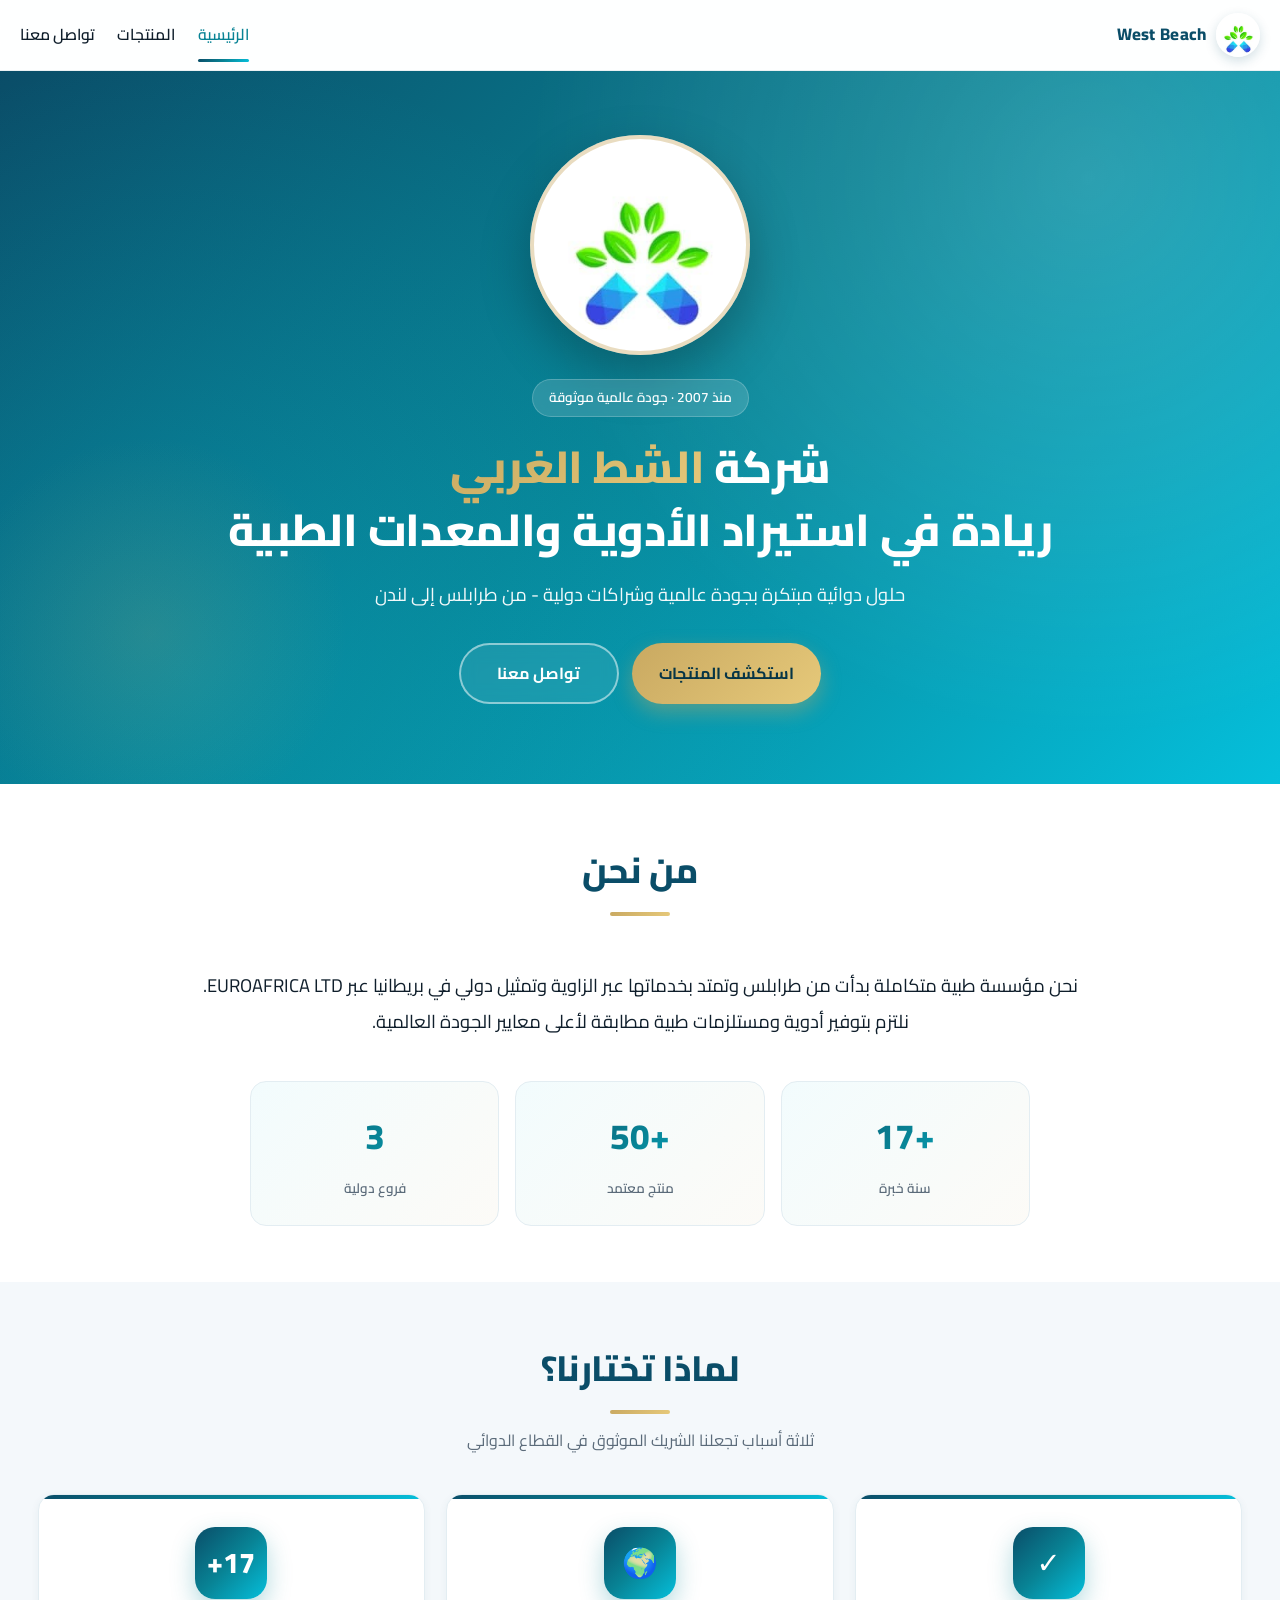
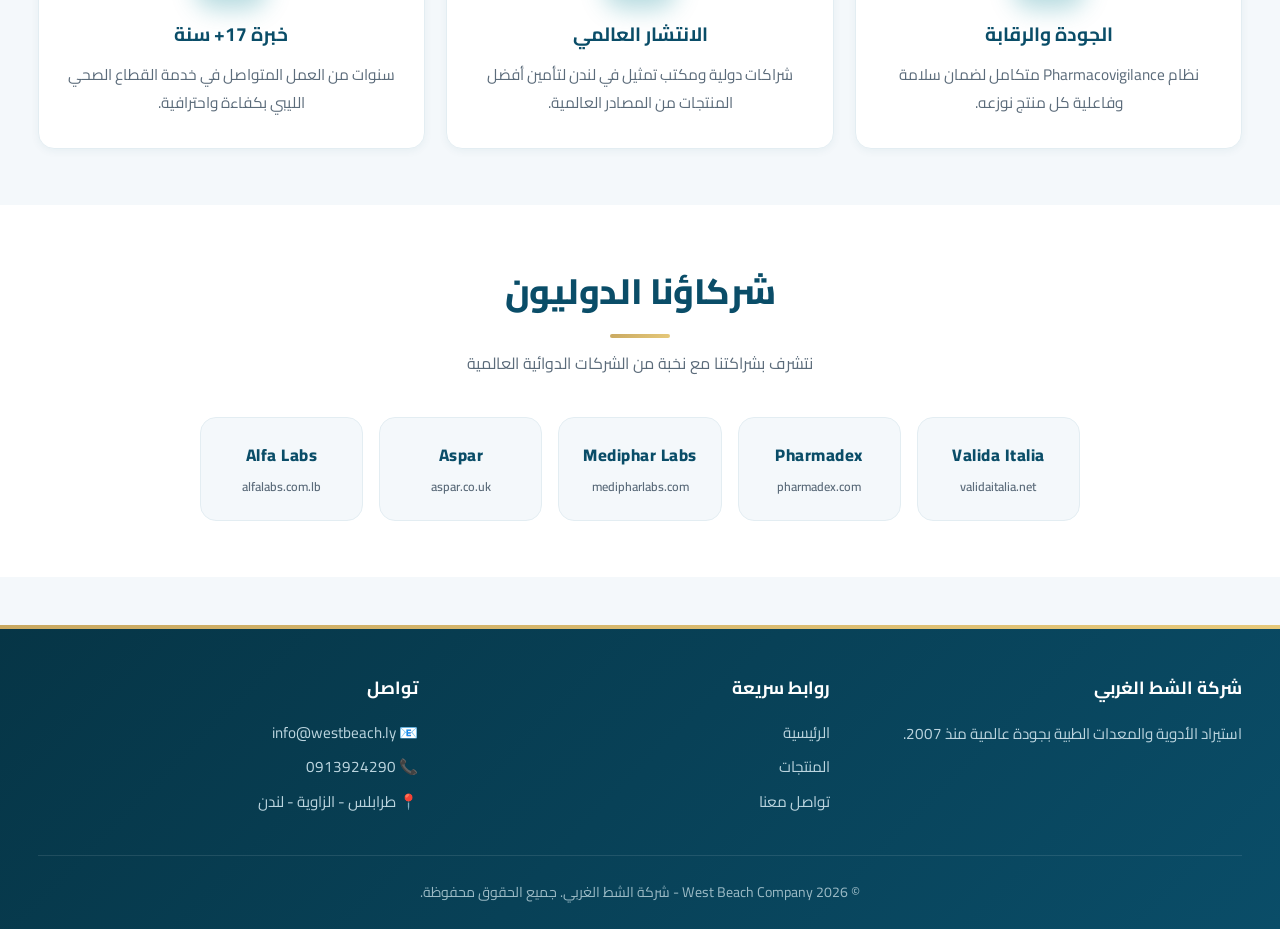
<file: index.html>
<!DOCTYPE html>
<html lang="ar" dir="rtl">
<head>
<meta charset="UTF-8">
<meta name="viewport" content="width=device-width, initial-scale=1.0">
<title>شركة الشط الغربي | استيراد الأدوية والمعدات الطبية</title>
<meta name="description" content="شركة الشط الغربي - رائدة في استيراد الأدوية والمعدات الطبية في ليبيا منذ 2007. شراكات دولية وجودة عالمية.">
<meta name="keywords" content="أدوية, مستلزمات طبية, ليبيا, طرابلس, الزاوية, شركة الشط الغربي, West Beach">
<meta property="og:title" content="شركة الشط الغربي">
<meta property="og:description" content="ريادة في استيراد الأدوية والمعدات الطبية منذ عام 2007">
<meta property="og:type" content="website">
<link rel="icon" href="./logo.jpeg">
<link href="https://fonts.googleapis.com/css2?family=Cairo:wght@400;600;700;800&family=Poppins:wght@400;600;700&display=swap" rel="stylesheet">
<link rel="stylesheet" href="style.css">
</head>
<body>
<header class="navbar">
  <div class="container nav-inner">
    <a href="home.html" class="logo">
      <img src="./logo.jpeg" alt="شعار شركة الشط الغربي">
      <span>West Beach</span>
    </a>
    <button class="burger" aria-label="القائمة">☰</button>
    <ul class="nav-links">
      <li><a href="home.html" class="active">الرئيسية</a></li>
      <li><a href="products.html">المنتجات</a></li>
      <li><a href="contact.html">تواصل معنا</a></li>
    </ul>
  </div>
</header>

<section class="hero">
  <div class="container">
    <div class="hero-content">
      <div class="hero-logo">
        <img src="./logo.jpeg" alt="شعار شركة الشط الغربي">
      </div>
      <span class="hero-badge">منذ 2007 · جودة عالمية موثوقة</span>
      <h1>شركة <span class="highlight">الشط الغربي</span><br>ريادة في استيراد الأدوية والمعدات الطبية</h1>
      <p>حلول دوائية مبتكرة بجودة عالمية وشراكات دولية - من طرابلس إلى لندن</p>
      <div class="cta">
        <a href="products.html" class="btn btn-primary">استكشف المنتجات</a>
        <a href="contact.html" class="btn btn-outline">تواصل معنا</a>
      </div>
    </div>
  </div>
</section>

<section class="about">
  <div class="container">
    <div class="section-title">
      <h2>من نحن</h2>
    </div>
    <p class="about-text">نحن مؤسسة طبية متكاملة بدأت من طرابلس وتمتد بخدماتها عبر الزاوية وتمثيل دولي في بريطانيا عبر EUROAFRICA LTD. نلتزم بتوفير أدوية ومستلزمات طبية مطابقة لأعلى معايير الجودة العالمية.</p>
    <div class="stats">
      <div class="stat"><span class="num">+17</span><span class="lbl">سنة خبرة</span></div>
      <div class="stat"><span class="num">+50</span><span class="lbl">منتج معتمد</span></div>
      <div class="stat"><span class="num">3</span><span class="lbl">فروع دولية</span></div>
    </div>
  </div>
</section>

<section>
  <div class="container">
    <div class="section-title">
      <h2>لماذا تختارنا؟</h2>
      <p>ثلاثة أسباب تجعلنا الشريك الموثوق في القطاع الدوائي</p>
    </div>
    <div class="features-grid">
      <div class="feature-card">
        <div class="icon">✓</div>
        <h3>الجودة والرقابة</h3>
        <p>نظام Pharmacovigilance متكامل لضمان سلامة وفاعلية كل منتج نوزعه.</p>
      </div>
      <div class="feature-card">
        <div class="icon">🌍</div>
        <h3>الانتشار العالمي</h3>
        <p>شراكات دولية ومكتب تمثيل في لندن لتأمين أفضل المنتجات من المصادر العالمية.</p>
      </div>
      <div class="feature-card">
        <div class="icon">17+</div>
        <h3>خبرة 17+ سنة</h3>
        <p>سنوات من العمل المتواصل في خدمة القطاع الصحي الليبي بكفاءة واحترافية.</p>
      </div>
    </div>
  </div>
</section>

<section class="partners">
  <div class="container">
    <div class="section-title">
      <h2>شركاؤنا الدوليون</h2>
      <p>نتشرف بشراكتنا مع نخبة من الشركات الدوائية العالمية</p>
    </div>
    <div class="partners-grid">
      <a class="partner" href="https://www.validaitalia.net/" target="_blank" rel="noopener noreferrer">
        <span>Valida Italia</span>
        <small>validaitalia.net</small>
      </a>
      <a class="partner" href="https://www.pharmadex.com/" target="_blank" rel="noopener noreferrer">
        <span>Pharmadex</span>
        <small>pharmadex.com</small>
      </a>
      <a class="partner" href="https://www.medipharlabs.com/" target="_blank" rel="noopener noreferrer">
        <span>Mediphar Labs</span>
        <small>medipharlabs.com</small>
      </a>
      <a class="partner" href="https://aspar.co.uk/" target="_blank" rel="noopener noreferrer">
        <span>Aspar</span>
        <small>aspar.co.uk</small>
      </a>
      <a class="partner" href="https://alfalabs.com.lb/" target="_blank" rel="noopener noreferrer">
        <span>Alfa Labs</span>
        <small>alfalabs.com.lb</small>
      </a>
    </div>
  </div>
</section>

<footer class="footer">
  <div class="container">
    <div class="footer-grid">
      <div>
        <h4>شركة الشط الغربي</h4>
        <p>استيراد الأدوية والمعدات الطبية بجودة عالمية منذ 2007.</p>
      </div>
      <div>
        <h4>روابط سريعة</h4>
        <ul>
          <li><a href="home.html">الرئيسية</a></li>
          <li><a href="products.html">المنتجات</a></li>
          <li><a href="contact.html">تواصل معنا</a></li>
        </ul>
      </div>
      <div>
        <h4>تواصل</h4>
        <ul>
          <li>📧 <a href="mailto:info@westbeach.ly">info@westbeach.ly</a></li>
          <li>📞 0913924290</li>
          <li>📍 طرابلس - الزاوية - لندن</li>
        </ul>
      </div>
    </div>
    <div class="footer-bottom">© 2026 West Beach Company - شركة الشط الغربي. جميع الحقوق محفوظة.</div>
  </div>
</footer>

<script src="script.js"></script>
</body>
</html>
</file>
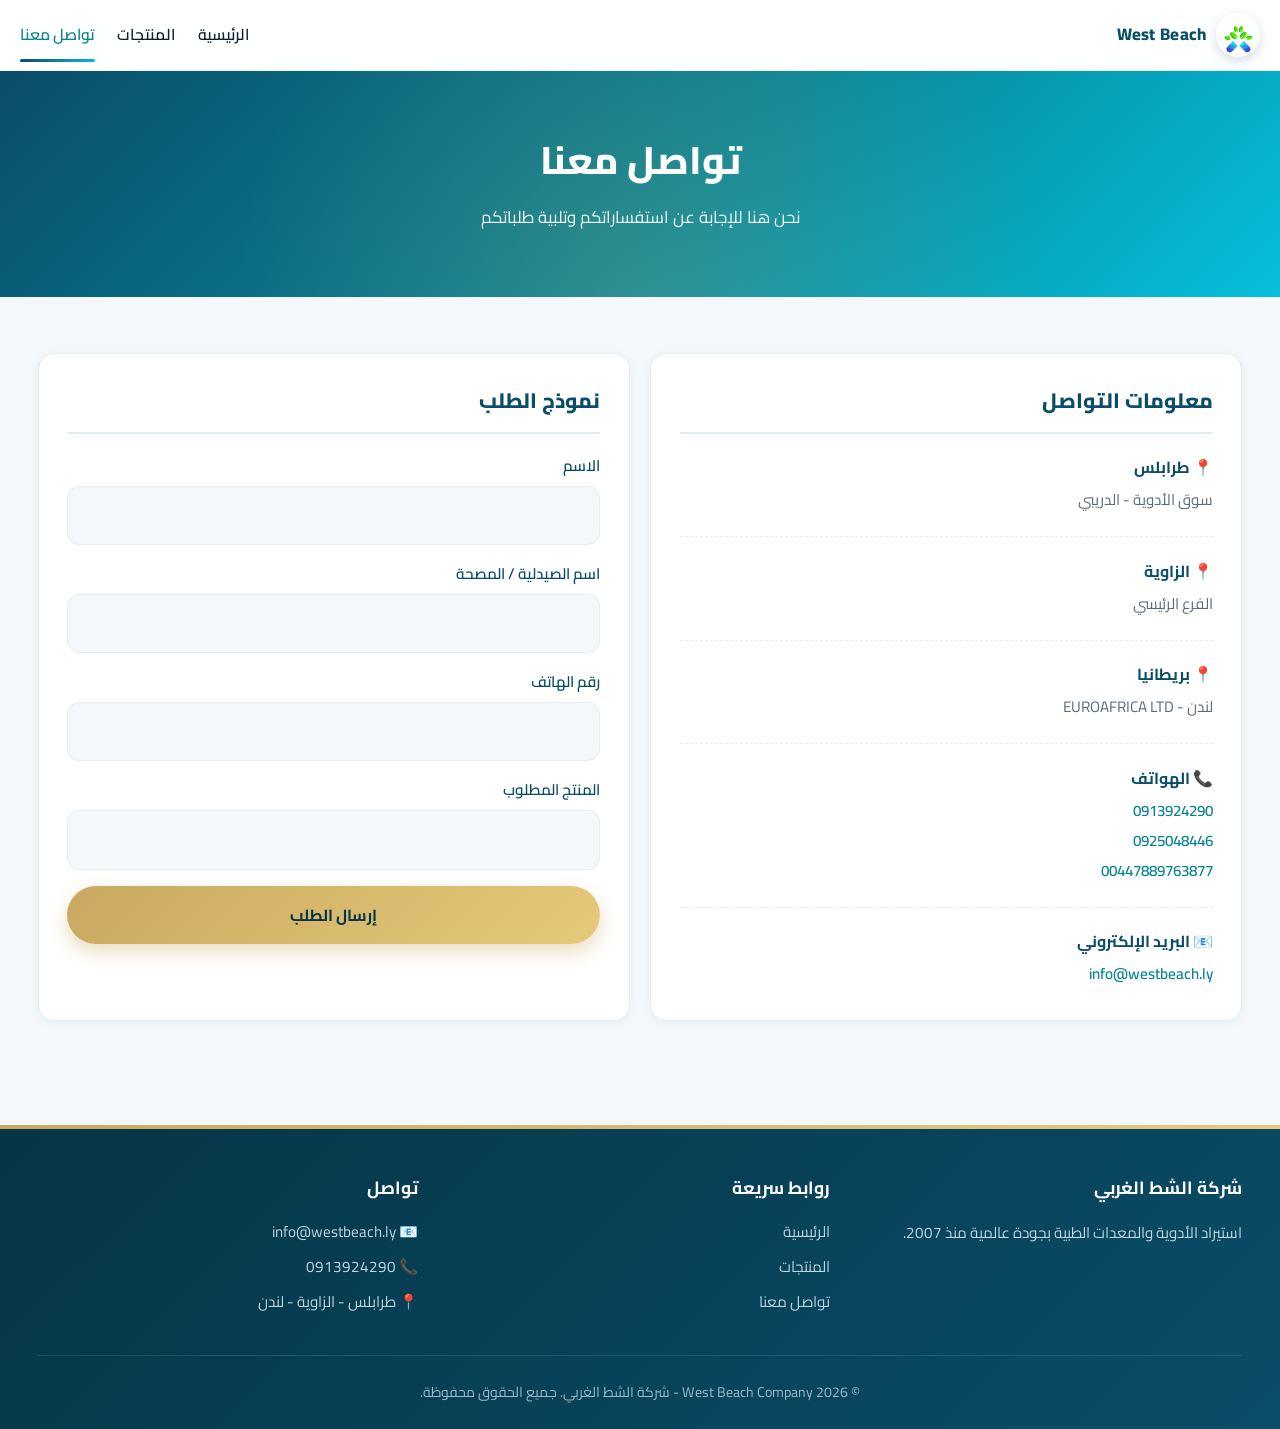
<file: contact.html>
<!DOCTYPE html>
<html lang="ar" dir="rtl">
<head>
<meta charset="UTF-8">
<meta name="viewport" content="width=device-width, initial-scale=1.0">
<title>تواصل معنا | شركة الشط الغربي</title>
<meta name="description" content="تواصل مع شركة الشط الغربي - فروع طرابلس، الزاوية، ولندن. هواتف، إيميل، ونموذج طلب مباشر.">
<link rel="icon" href="./logo.jpeg">
<link href="https://fonts.googleapis.com/css2?family=Cairo:wght@400;600;700;800&family=Poppins:wght@400;600;700&display=swap" rel="stylesheet">
<link rel="stylesheet" href="style.css">
</head>
<body>
<header class="navbar">
  <div class="container nav-inner">
    <a href="home.html" class="logo">
      <img src="./logo.jpeg" alt="شعار شركة الشط الغربي">
      <span>West Beach</span>
    </a>
    <button class="burger" aria-label="القائمة">☰</button>
    <ul class="nav-links">
      <li><a href="home.html">الرئيسية</a></li>
      <li><a href="products.html">المنتجات</a></li>
      <li><a href="contact.html" class="active">تواصل معنا</a></li>
    </ul>
  </div>
</header>

<section class="page-header">
  <div class="container">
    <h1>تواصل معنا</h1>
    <p>نحن هنا للإجابة عن استفساراتكم وتلبية طلباتكم</p>
  </div>
</section>

<section>
  <div class="container">
    <div class="contact-grid">
      <div class="info-card">
        <h3>معلومات التواصل</h3>
        <div class="info-block">
          <strong>📍 طرابلس</strong>
          <p>سوق الأدوية - الدريبي</p>
        </div>
        <div class="info-block">
          <strong>📍 الزاوية</strong>
          <p>الفرع الرئيسي</p>
        </div>
        <div class="info-block">
          <strong>📍 بريطانيا</strong>
          <p>لندن - EUROAFRICA LTD</p>
        </div>
        <div class="info-block">
          <strong>📞 الهواتف</strong>
          <p><a href="tel:+218913924290">0913924290</a></p>
          <p><a href="tel:+218925048446">0925048446</a></p>
          <p><a href="tel:+447889763877">00447889763877</a></p>
        </div>
        <div class="info-block">
          <strong>📧 البريد الإلكتروني</strong>
          <p><a href="mailto:info@westbeach.ly">info@westbeach.ly</a></p>
        </div>
      </div>

      <div class="form-card">
        <h3>نموذج الطلب</h3>
        <form id="contactForm" novalidate>
          <div class="form-group">
            <label for="name">الاسم</label>
            <input type="text" id="name" name="name" required maxlength="100">
          </div>
          <div class="form-group">
            <label for="pharmacy">اسم الصيدلية / المصحة</label>
            <input type="text" id="pharmacy" name="pharmacy" required maxlength="150">
          </div>
          <div class="form-group">
            <label for="phone">رقم الهاتف</label>
            <input type="tel" id="phone" name="phone" required maxlength="20" pattern="[0-9+\s\-]{6,20}">
          </div>
          <div class="form-group">
            <label for="product">المنتج المطلوب</label>
            <input type="text" id="product" name="product" required maxlength="200">
          </div>
          <button type="submit" class="btn btn-primary" style="width:100%">إرسال الطلب</button>
          <div class="form-msg" id="formMsg"></div>
        </form>
      </div>
    </div>
  </div>
</section>

<footer class="footer">
  <div class="container">
    <div class="footer-grid">
      <div>
        <h4>شركة الشط الغربي</h4>
        <p>استيراد الأدوية والمعدات الطبية بجودة عالمية منذ 2007.</p>
      </div>
      <div>
        <h4>روابط سريعة</h4>
        <ul>
          <li><a href="home.html">الرئيسية</a></li>
          <li><a href="products.html">المنتجات</a></li>
          <li><a href="contact.html">تواصل معنا</a></li>
        </ul>
      </div>
      <div>
        <h4>تواصل</h4>
        <ul>
          <li>📧 <a href="mailto:info@westbeach.ly">info@westbeach.ly</a></li>
          <li>📞 0913924290</li>
          <li>📍 طرابلس - الزاوية - لندن</li>
        </ul>
      </div>
    </div>
    <div class="footer-bottom">© 2026 West Beach Company - شركة الشط الغربي. جميع الحقوق محفوظة.</div>
  </div>
</footer>

<script src="script.js"></script>
</body>
</html>
</file>
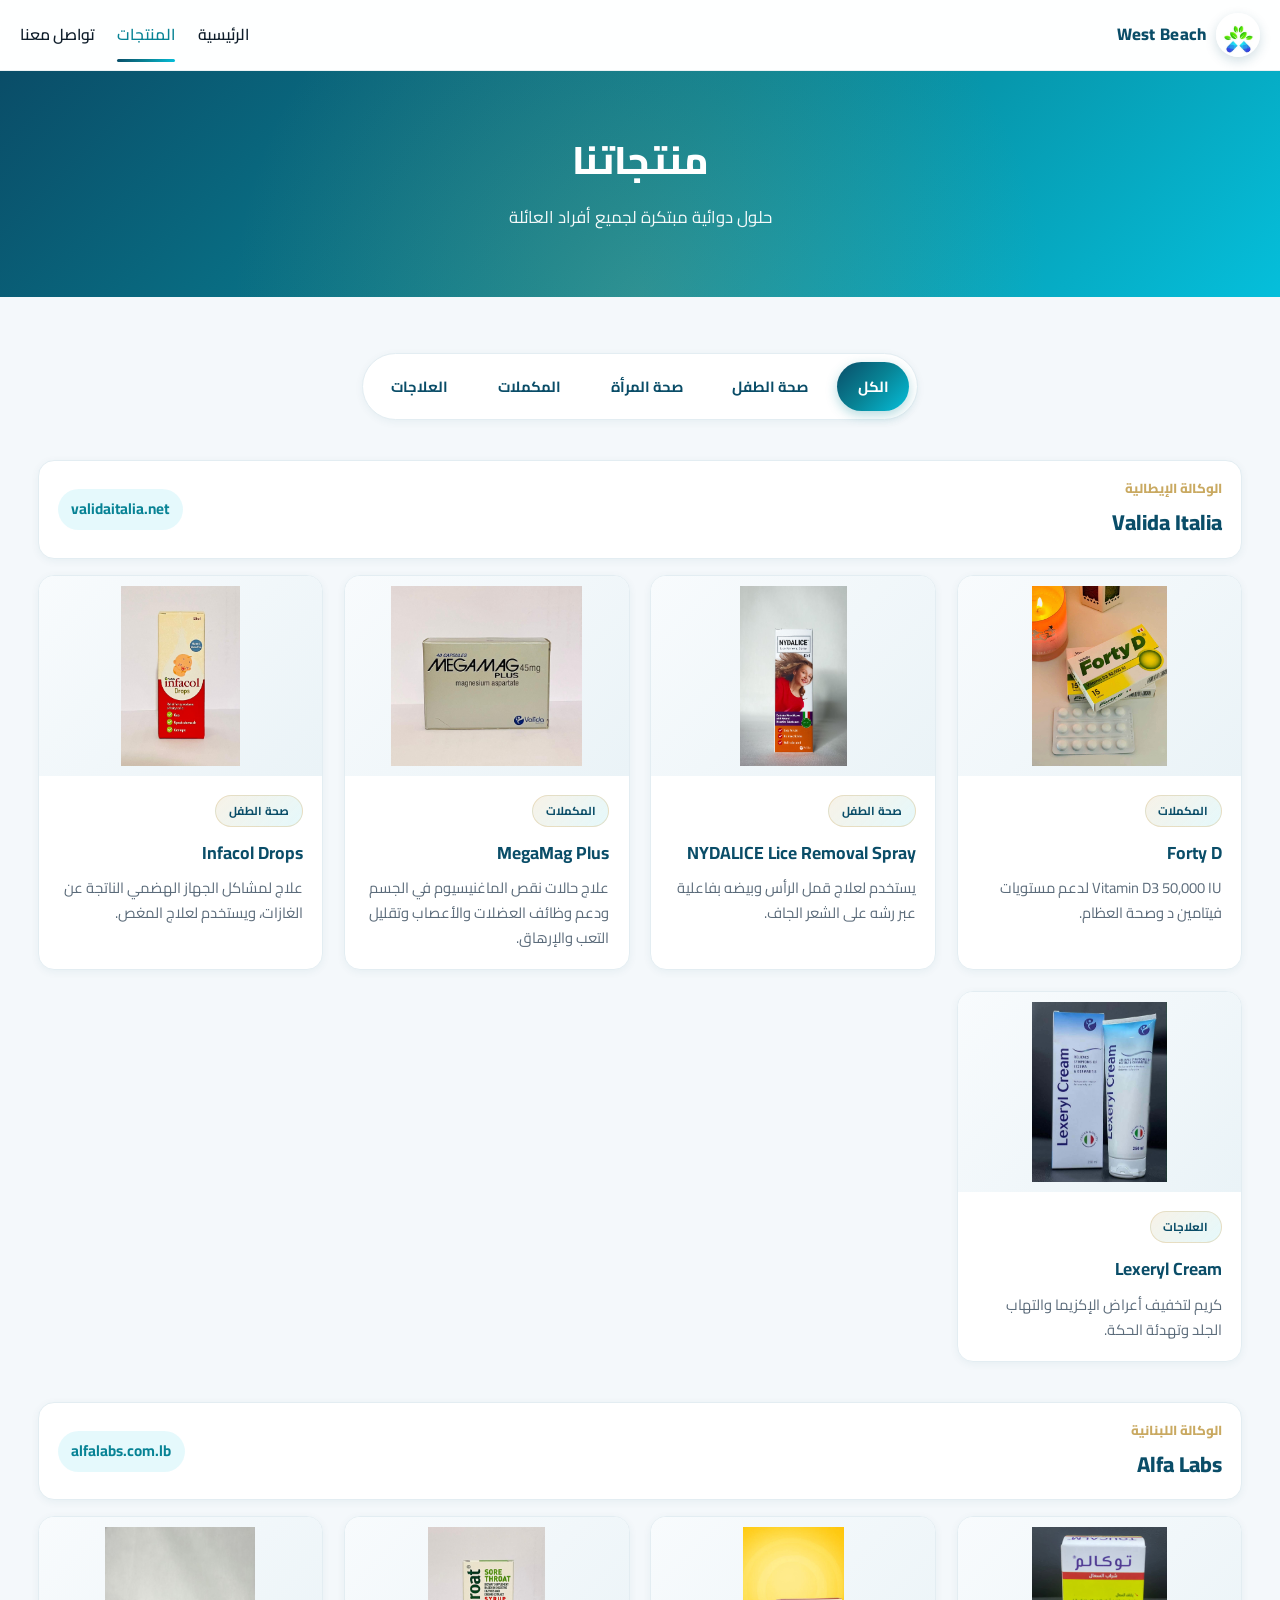
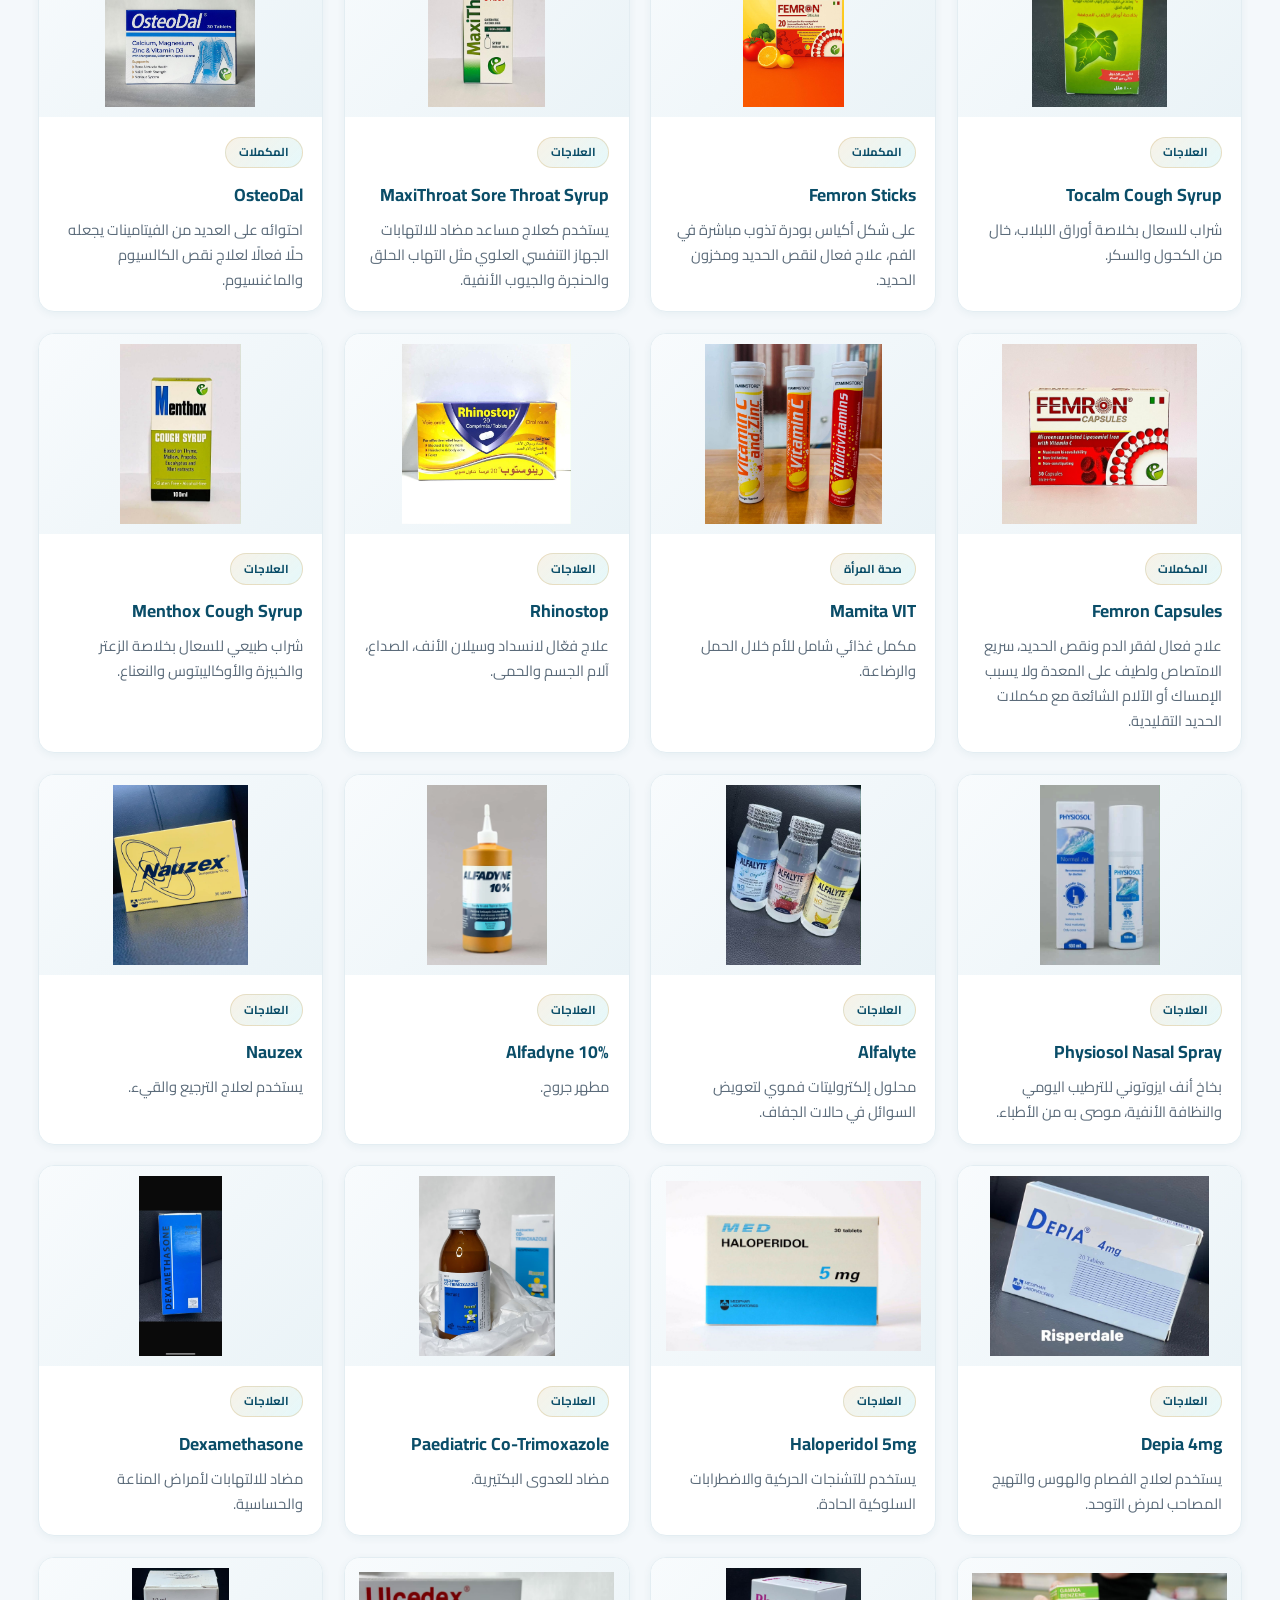
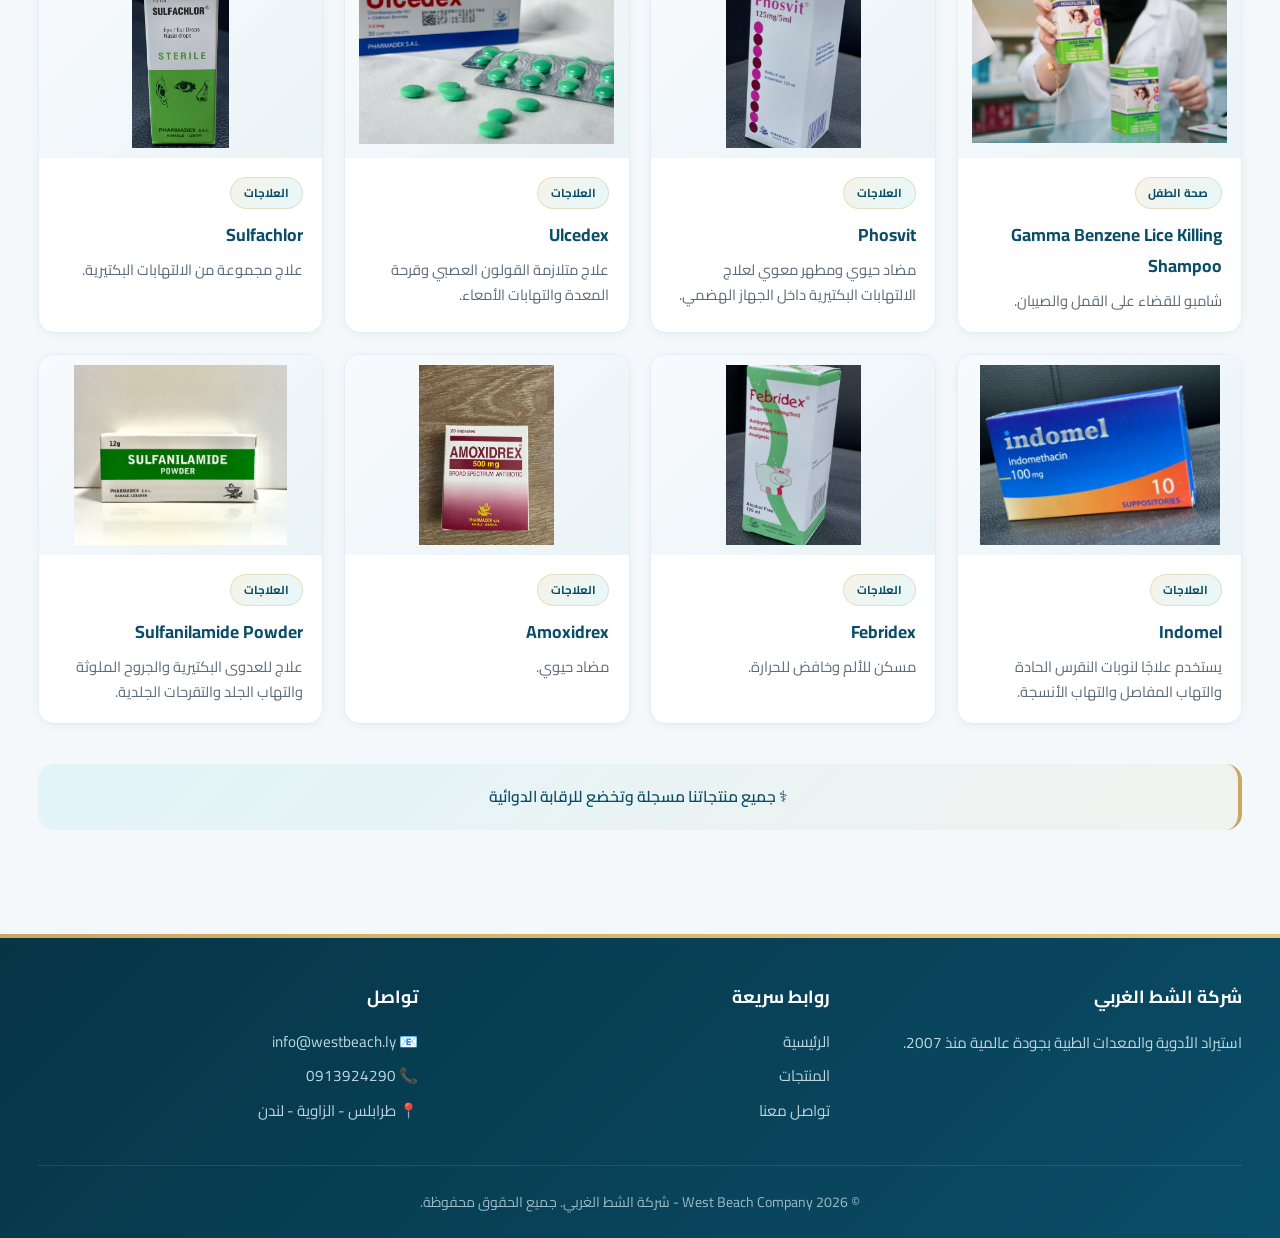
<file: products.html>
<!DOCTYPE html>
<html lang="ar" dir="rtl">
<head>
<meta charset="UTF-8">
<meta name="viewport" content="width=device-width, initial-scale=1.0">
<title>منتجاتنا | شركة الشط الغربي</title>
<meta name="description" content="تشكيلة منتجات شركة الشط الغربي: صحة الطفل، صحة المرأة، المكملات الغذائية والعلاجات الدوائية المسجلة.">
<link rel="icon" href="./logo.jpeg">
<link href="https://fonts.googleapis.com/css2?family=Cairo:wght@400;600;700;800&family=Poppins:wght@400;600;700&display=swap" rel="stylesheet">
<link rel="stylesheet" href="style.css">
</head>
<body>
<header class="navbar">
  <div class="container nav-inner">
    <a href="home.html" class="logo">
      <img src="./logo.jpeg" alt="شعار شركة الشط الغربي">
      <span>West Beach</span>
    </a>
    <button class="burger" aria-label="القائمة">☰</button>
    <ul class="nav-links">
      <li><a href="home.html">الرئيسية</a></li>
      <li><a href="products.html" class="active">المنتجات</a></li>
      <li><a href="contact.html">تواصل معنا</a></li>
    </ul>
  </div>
</header>

<section class="page-header">
  <div class="container">
    <h1>منتجاتنا</h1>
    <p>حلول دوائية مبتكرة لجميع أفراد العائلة</p>
  </div>
</section>

<section>
  <div class="container">
    <div class="tabs">
      <button class="tab active" data-cat="all">الكل</button>
      <button class="tab" data-cat="child">صحة الطفل</button>
      <button class="tab" data-cat="women">صحة المرأة</button>
      <button class="tab" data-cat="supplements">المكملات</button>
      <button class="tab" data-cat="treatments">العلاجات</button>
    </div>

    <div class="agency-section" data-agency="valida">
      <div class="agency-title">
        <div>
          <span>الوكالة الإيطالية</span>
          <h2>Valida Italia</h2>
        </div>
        <a href="https://www.validaitalia.net/" target="_blank" rel="noopener noreferrer">validaitalia.net</a>
      </div>
      <div class="products-grid">
        <article class="product-card" data-cat="supplements">
                <div class="product-img"><img src="./forty-d.jpeg" alt="Forty D"></div>
                <div class="product-body">
                  <span class="product-cat">المكملات</span>
                  <h3>Forty D</h3>
                  <p>Vitamin D3 50,000 IU لدعم مستويات فيتامين د وصحة العظام.</p>
                </div>
              </article>
        <article class="product-card" data-cat="child">
                <div class="product-img"><img src="./nydalice.jpeg" alt="NYDALICE Lice Removal Spray"></div>
                <div class="product-body">
                  <span class="product-cat">صحة الطفل</span>
                  <h3>NYDALICE Lice Removal Spray</h3>
                  <p>يستخدم لعلاج قمل الرأس وبيضه بفاعلية عبر رشه على الشعر الجاف.</p>
                </div>
              </article>
        <article class="product-card" data-cat="supplements">
                <div class="product-img"><img src="./megamag-plus.jpeg" alt="MegaMag Plus"></div>
                <div class="product-body">
                  <span class="product-cat">المكملات</span>
                  <h3>MegaMag Plus</h3>
                  <p>علاج حالات نقص الماغنيسيوم في الجسم ودعم وظائف العضلات والأعصاب وتقليل التعب والإرهاق.</p>
                </div>
              </article>
        <article class="product-card" data-cat="child">
                <div class="product-img"><img src="./infacol-drops.jpeg" alt="Infacol Drops"></div>
                <div class="product-body">
                  <span class="product-cat">صحة الطفل</span>
                  <h3>Infacol Drops</h3>
                  <p>علاج لمشاكل الجهاز الهضمي الناتجة عن الغازات، ويستخدم لعلاج المغص.</p>
                </div>
              </article>
        <article class="product-card" data-cat="treatments">
                <div class="product-img"><img src="./lexeryl.jpeg" alt="Lexeryl Cream"></div>
                <div class="product-body">
                  <span class="product-cat">العلاجات</span>
                  <h3>Lexeryl Cream</h3>
                  <p>كريم لتخفيف أعراض الإكزيما والتهاب الجلد وتهدئة الحكة.</p>
                </div>
              </article>
      </div>
    </div>

    <div class="agency-section" data-agency="alfa">
      <div class="agency-title">
        <div>
          <span>الوكالة اللبنانية</span>
          <h2>Alfa Labs</h2>
        </div>
        <a href="https://alfalabs.com.lb/" target="_blank" rel="noopener noreferrer">alfalabs.com.lb</a>
      </div>
      <div class="products-grid">
        <article class="product-card" data-cat="treatments">
                <div class="product-img"><img src="./tocalm.jpeg" alt="Tocalm Cough Syrup"></div>
                <div class="product-body">
                  <span class="product-cat">العلاجات</span>
                  <h3>Tocalm Cough Syrup</h3>
                  <p>شراب للسعال بخلاصة أوراق اللبلاب، خال من الكحول والسكر.</p>
                </div>
              </article>
        <article class="product-card" data-cat="supplements">
                <div class="product-img"><img src="./femron-sticks.jpeg" alt="Femron Sticks"></div>
                <div class="product-body">
                  <span class="product-cat">المكملات</span>
                  <h3>Femron Sticks</h3>
                  <p>على شكل أكياس بودرة تذوب مباشرة في الفم، علاج فعال لنقص الحديد ومخزون الحديد.</p>
                </div>
              </article>
        <article class="product-card" data-cat="treatments">
                <div class="product-img"><img src="./maxithroat.jpeg" alt="MaxiThroat Sore Throat Syrup"></div>
                <div class="product-body">
                  <span class="product-cat">العلاجات</span>
                  <h3>MaxiThroat Sore Throat Syrup</h3>
                  <p>يستخدم كعلاج مساعد مضاد للالتهابات الجهاز التنفسي العلوي مثل التهاب الحلق والحنجرة والجيوب الأنفية.</p>
                </div>
              </article>
        <article class="product-card" data-cat="supplements">
                <div class="product-img"><img src="./osteodal.jpeg" alt="OsteoDal"></div>
                <div class="product-body">
                  <span class="product-cat">المكملات</span>
                  <h3>OsteoDal</h3>
                  <p>احتوائه على العديد من الفيتامينات يجعله حلًا فعالًا لعلاج نقص الكالسيوم والماغنسيوم.</p>
                </div>
              </article>
        <article class="product-card" data-cat="supplements">
                <div class="product-img"><img src="./femron-capsules.jpeg" alt="Femron Capsules"></div>
                <div class="product-body">
                  <span class="product-cat">المكملات</span>
                  <h3>Femron Capsules</h3>
                  <p>علاج فعال لفقر الدم ونقص الحديد، سريع الامتصاص ولطيف على المعدة ولا يسبب الإمساك أو الآلام الشائعة مع مكملات الحديد التقليدية.</p>
                </div>
              </article>
        <article class="product-card" data-cat="women">
                <div class="product-img"><img src="./vitamins.jpeg" alt="Mamita VIT"></div>
                <div class="product-body">
                  <span class="product-cat">صحة المرأة</span>
                  <h3>Mamita VIT</h3>
                  <p>مكمل غذائي شامل للأم خلال الحمل والرضاعة.</p>
                </div>
              </article>
        <article class="product-card" data-cat="treatments">
                <div class="product-img"><img src="./rhinostop.jpeg" alt="Rhinostop"></div>
                <div class="product-body">
                  <span class="product-cat">العلاجات</span>
                  <h3>Rhinostop</h3>
                  <p>علاج فعّال لانسداد وسيلان الأنف، الصداع، آلام الجسم والحمى.</p>
                </div>
              </article>
        <article class="product-card" data-cat="treatments">
                <div class="product-img"><img src="./menthox.jpeg" alt="Menthox Cough Syrup"></div>
                <div class="product-body">
                  <span class="product-cat">العلاجات</span>
                  <h3>Menthox Cough Syrup</h3>
                  <p>شراب طبيعي للسعال بخلاصة الزعتر والخبيزة والأوكاليبتوس والنعناع.</p>
                </div>
              </article>
        <article class="product-card" data-cat="treatments">
                <div class="product-img"><img src="./physiosol.jpeg" alt="Physiosol Nasal Spray"></div>
                <div class="product-body">
                  <span class="product-cat">العلاجات</span>
                  <h3>Physiosol Nasal Spray</h3>
                  <p>بخاخ أنف ايزوتوني للترطيب اليومي والنظافة الأنفية، موصى به من الأطباء.</p>
                </div>
              </article>
        <article class="product-card" data-cat="treatments">
                <div class="product-img"><img src="./alfalyte.jpeg" alt="Alfalyte"></div>
                <div class="product-body">
                  <span class="product-cat">العلاجات</span>
                  <h3>Alfalyte</h3>
                  <p>محلول إلكتروليتات فموي لتعويض السوائل في حالات الجفاف.</p>
                </div>
              </article>
        <article class="product-card" data-cat="treatments">
                <div class="product-img"><img src="./alfadyne.jpeg" alt="Alfadyne 10%"></div>
                <div class="product-body">
                  <span class="product-cat">العلاجات</span>
                  <h3>Alfadyne 10%</h3>
                  <p>مطهر جروح.</p>
                </div>
              </article>
        <article class="product-card" data-cat="treatments">
                <div class="product-img"><img src="./nauzex.jpeg" alt="Nauzex"></div>
                <div class="product-body">
                  <span class="product-cat">العلاجات</span>
                  <h3>Nauzex</h3>
                  <p>يستخدم لعلاج الترجيع والقيء.</p>
                </div>
              </article>
        <article class="product-card" data-cat="treatments">
                <div class="product-img"><img src="./depia.jpeg" alt="Depia 4mg"></div>
                <div class="product-body">
                  <span class="product-cat">العلاجات</span>
                  <h3>Depia 4mg</h3>
                  <p>يستخدم لعلاج الفصام والهوس والتهيج المصاحب لمرض التوحد.</p>
                </div>
              </article>
        <article class="product-card" data-cat="treatments">
                <div class="product-img"><img src="./haloperidol.jpeg" alt="Haloperidol 5mg"></div>
                <div class="product-body">
                  <span class="product-cat">العلاجات</span>
                  <h3>Haloperidol 5mg</h3>
                  <p>يستخدم للتشنجات الحركية والاضطرابات السلوكية الحادة.</p>
                </div>
              </article>
        <article class="product-card" data-cat="treatments">
                <div class="product-img"><img src="./co-trimoxazole.jpeg" alt="Paediatric Co-Trimoxazole"></div>
                <div class="product-body">
                  <span class="product-cat">العلاجات</span>
                  <h3>Paediatric Co-Trimoxazole</h3>
                  <p>مضاد للعدوى البكتيرية.</p>
                </div>
              </article>
        <article class="product-card" data-cat="treatments">
                <div class="product-img"><img src="./dexamethasone.jpeg" alt="Dexamethasone"></div>
                <div class="product-body">
                  <span class="product-cat">العلاجات</span>
                  <h3>Dexamethasone</h3>
                  <p>مضاد للالتهابات لأمراض المناعة والحساسية.</p>
                </div>
              </article>
        <article class="product-card" data-cat="child">
                <div class="product-img"><img src="./gamma-benzene-shampoo.jpeg" alt="Gamma Benzene Lice Killing Shampoo"></div>
                <div class="product-body">
                  <span class="product-cat">صحة الطفل</span>
                  <h3>Gamma Benzene Lice Killing Shampoo</h3>
                  <p>شامبو للقضاء على القمل والصيبان.</p>
                </div>
              </article>
        <article class="product-card" data-cat="treatments">
                <div class="product-img"><img src="./phosvit.jpeg" alt="Phosvit"></div>
                <div class="product-body">
                  <span class="product-cat">العلاجات</span>
                  <h3>Phosvit</h3>
                  <p>مضاد حيوي ومطهر معوي لعلاج الالتهابات البكتيرية داخل الجهاز الهضمي.</p>
                </div>
              </article>
        <article class="product-card" data-cat="treatments">
                <div class="product-img"><img src="./ulcedex.jpeg" alt="Ulcedex"></div>
                <div class="product-body">
                  <span class="product-cat">العلاجات</span>
                  <h3>Ulcedex</h3>
                  <p>علاج متلازمة القولون العصبي وقرحة المعدة والتهابات الأمعاء.</p>
                </div>
              </article>
        <article class="product-card" data-cat="treatments">
                <div class="product-img"><img src="./sulfachlor.jpeg" alt="Sulfachlor"></div>
                <div class="product-body">
                  <span class="product-cat">العلاجات</span>
                  <h3>Sulfachlor</h3>
                  <p>علاج مجموعة من الالتهابات البكتيرية.</p>
                </div>
              </article>
        <article class="product-card" data-cat="treatments">
                <div class="product-img"><img src="./indomel.jpeg" alt="Indomel"></div>
                <div class="product-body">
                  <span class="product-cat">العلاجات</span>
                  <h3>Indomel</h3>
                  <p>يستخدم علاجًا لنوبات النقرس الحادة والتهاب المفاصل والتهاب الأنسجة.</p>
                </div>
              </article>
        <article class="product-card" data-cat="treatments">
                <div class="product-img"><img src="./febridex.jpeg" alt="Febridex"></div>
                <div class="product-body">
                  <span class="product-cat">العلاجات</span>
                  <h3>Febridex</h3>
                  <p>مسكن للألم وخافض للحرارة.</p>
                </div>
              </article>
        <article class="product-card" data-cat="treatments">
                <div class="product-img"><img src="./amoxidrex.jpeg" alt="Amoxidrex"></div>
                <div class="product-body">
                  <span class="product-cat">العلاجات</span>
                  <h3>Amoxidrex</h3>
                  <p>مضاد حيوي.</p>
                </div>
              </article>
        <article class="product-card" data-cat="treatments">
                <div class="product-img"><img src="./sulfanilamide.jpeg" alt="Sulfanilamide Powder"></div>
                <div class="product-body">
                  <span class="product-cat">العلاجات</span>
                  <h3>Sulfanilamide Powder</h3>
                  <p>علاج للعدوى البكتيرية والجروح الملوثة والتهاب الجلد والتقرحات الجلدية.</p>
                </div>
              </article>
      </div>
    </div>
    <div class="note">⚕ جميع منتجاتنا مسجلة وتخضع للرقابة الدوائية</div>
  </div>
</section>

<footer class="footer">
  <div class="container">
    <div class="footer-grid">
      <div>
        <h4>شركة الشط الغربي</h4>
        <p>استيراد الأدوية والمعدات الطبية بجودة عالمية منذ 2007.</p>
      </div>
      <div>
        <h4>روابط سريعة</h4>
        <ul>
          <li><a href="home.html">الرئيسية</a></li>
          <li><a href="products.html">المنتجات</a></li>
          <li><a href="contact.html">تواصل معنا</a></li>
        </ul>
      </div>
      <div>
        <h4>تواصل</h4>
        <ul>
          <li>📧 <a href="mailto:info@westbeach.ly">info@westbeach.ly</a></li>
          <li>📞 0913924290</li>
          <li>📍 طرابلس - الزاوية - لندن</li>
        </ul>
      </div>
    </div>
    <div class="footer-bottom">© 2026 West Beach Company - شركة الشط الغربي. جميع الحقوق محفوظة.</div>
  </div>
</footer>

<script src="script.js"></script>
</body>
</html>
</file>
<file: style.css>
/* West Beach Company - Premium Stylesheet (Mobile-First) */
:root{
  --primary:#0A4D68;
  --primary-dark:#063546;
  --secondary:#088395;
  --accent:#05BFDB;
  --gold:#C9A961;
  --bg:#F4F8FB;
  --surface:#ffffff;
  --text:#0f1e2b;
  --muted:#5b6b7a;
  --border:#e3edf2;
  --white:#fff;
  --shadow-sm:0 2px 8px rgba(10,77,104,.06);
  --shadow:0 10px 30px rgba(10,77,104,.10);
  --shadow-lg:0 20px 50px rgba(10,77,104,.18);
  --radius:16px;
  --radius-sm:10px;
  --gradient:linear-gradient(135deg,#0A4D68 0%,#088395 50%,#05BFDB 100%);
  --gradient-gold:linear-gradient(135deg,#C9A961,#e6c97a);
}
*{box-sizing:border-box;margin:0;padding:0;-webkit-tap-highlight-color:transparent}
html{scroll-behavior:smooth;-webkit-text-size-adjust:100%}
body{
  font-family:'Cairo','Poppins',system-ui,-apple-system,sans-serif;
  background:var(--bg);color:var(--text);line-height:1.75;
  direction:rtl;text-align:right;overflow-x:hidden;
  font-size:16px;
}
img{max-width:100%;display:block;height:auto}
a{color:inherit;text-decoration:none}
button{font-family:inherit}
.container{max-width:1240px;margin:0 auto;padding:0 1.1rem}

/* ============ NAVBAR ============ */
.navbar{
  position:sticky;top:0;z-index:100;
  background:rgba(255,255,255,.92);
  backdrop-filter:saturate(180%) blur(14px);
  -webkit-backdrop-filter:saturate(180%) blur(14px);
  border-bottom:1px solid rgba(10,77,104,.08);
}
.nav-inner{display:flex;align-items:center;justify-content:space-between;padding:.8rem 0;gap:.8rem}
.logo{display:flex;align-items:center;gap:.6rem;font-weight:800;color:var(--primary)}
.logo img{
  height:44px;width:44px;border-radius:50%;object-fit:cover;
  box-shadow:0 4px 12px rgba(10,77,104,.18);
  border:2px solid var(--white);
}
.logo span{font-size:1.05rem;letter-spacing:.3px}
.nav-links{display:flex;gap:1.4rem;list-style:none;align-items:center}
.nav-links a{
  font-weight:600;color:var(--text);position:relative;padding:.4rem 0;
  transition:color .25s;font-size:.98rem;
}
.nav-links a:hover,.nav-links a.active{color:var(--secondary)}
.nav-links a.active::after{
  content:"";position:absolute;bottom:-6px;right:0;left:0;height:3px;
  background:var(--gradient);border-radius:3px;
}
.burger{
  display:none;background:none;border:0;font-size:1.7rem;
  color:var(--primary);cursor:pointer;padding:.3rem .5rem;
}

/* ============ HERO ============ */
.hero{
  background:var(--gradient);
  color:var(--white);padding:4rem 0 5rem;position:relative;overflow:hidden;
}
.hero::before{
  content:"";position:absolute;inset:0;
  background:
    radial-gradient(circle at 85% 15%,rgba(255,255,255,.15),transparent 45%),
    radial-gradient(circle at 15% 85%,rgba(5,191,219,.25),transparent 50%);
}
.hero::after{
  content:"";position:absolute;left:-50px;bottom:-50px;width:400px;height:400px;
  background:radial-gradient(circle,rgba(201,169,97,.15),transparent 70%);
  border-radius:50%;
}
.hero .container{position:relative;z-index:1;display:grid;gap:2rem;align-items:center}
.hero-content{text-align:center}
.hero-badge{
  display:inline-block;background:rgba(255,255,255,.15);
  padding:.4rem 1rem;border-radius:50px;font-size:.85rem;font-weight:600;
  margin-bottom:1.2rem;border:1px solid rgba(255,255,255,.2);
  backdrop-filter:blur(8px);
}
.hero h1{
  font-size:clamp(1.6rem,5vw,2.8rem);font-weight:800;line-height:1.4;
  margin-bottom:1rem;letter-spacing:-.3px;
}
.hero h1 .highlight{
  background:var(--gradient-gold);
  -webkit-background-clip:text;background-clip:text;color:transparent;
}
.hero p{
  font-size:clamp(.98rem,2vw,1.15rem);opacity:.95;max-width:680px;
  margin:0 auto 2rem;line-height:1.8;
}
.hero-logo{
  width:clamp(150px,32vw,220px);height:clamp(150px,32vw,220px);
  margin:0 auto 1.5rem;border-radius:50%;
  background:var(--white);padding:1rem;
  box-shadow:0 20px 50px rgba(0,0,0,.25),inset 0 0 0 4px rgba(201,169,97,.4);
  display:flex;align-items:center;justify-content:center;
  animation:float 4s ease-in-out infinite;
}
.hero-logo img{width:100%;height:100%;object-fit:contain;border-radius:50%}
@keyframes float{
  0%,100%{transform:translateY(0)}
  50%{transform:translateY(-10px)}
}

.cta{display:flex;gap:.8rem;flex-wrap:wrap;justify-content:center}
.btn{
  display:inline-flex;align-items:center;justify-content:center;
  padding:.9rem 1.7rem;border-radius:50px;font-weight:700;
  border:0;cursor:pointer;transition:all .3s cubic-bezier(.4,0,.2,1);
  font-family:inherit;font-size:1rem;text-align:center;min-width:160px;
}
.btn-primary{
  background:var(--gradient-gold);color:var(--primary-dark);
  box-shadow:0 8px 20px rgba(201,169,97,.4);
}
.btn-primary:hover{transform:translateY(-2px);box-shadow:0 12px 28px rgba(201,169,97,.5)}
.btn-outline{background:rgba(255,255,255,.08);color:var(--white);border:2px solid rgba(255,255,255,.5);backdrop-filter:blur(8px)}
.btn-outline:hover{background:var(--white);color:var(--primary);border-color:var(--white)}

/* ============ SECTIONS ============ */
section{padding:3.5rem 0}
.section-title{text-align:center;margin-bottom:2.5rem}
.section-title h2{
  font-size:clamp(1.5rem,3.5vw,2.2rem);color:var(--primary);
  margin-bottom:.7rem;font-weight:800;letter-spacing:-.3px;position:relative;
  display:inline-block;
}
.section-title h2::after{
  content:"";display:block;width:60px;height:4px;
  background:var(--gradient-gold);margin:.7rem auto 0;border-radius:4px;
}
.section-title p{color:var(--muted);max-width:680px;margin:0 auto;font-size:1rem}

/* About */
.about{background:var(--white)}
.about-text{
  max-width:880px;margin:0 auto;text-align:center;
  font-size:clamp(1rem,1.8vw,1.15rem);color:var(--text);line-height:2;
}
.stats{
  display:grid;grid-template-columns:repeat(3,1fr);gap:1rem;
  max-width:780px;margin:2.5rem auto 0;
}
.stat{
  text-align:center;padding:1.5rem .8rem;
  background:linear-gradient(135deg,rgba(5,191,219,.05),rgba(201,169,97,.05));
  border-radius:var(--radius);border:1px solid var(--border);
}
.stat .num{
  font-size:clamp(1.5rem,4vw,2.2rem);font-weight:800;
  background:var(--gradient);-webkit-background-clip:text;background-clip:text;color:transparent;
  display:block;margin-bottom:.3rem;
}
.stat .lbl{font-size:.85rem;color:var(--muted);font-weight:600}

/* Features */
.features-grid{
  display:grid;grid-template-columns:repeat(auto-fit,minmax(260px,1fr));gap:1.3rem;
}
.feature-card{
  background:var(--white);padding:2rem 1.5rem;border-radius:var(--radius);
  box-shadow:var(--shadow-sm);text-align:center;
  transition:transform .35s,box-shadow .35s;border:1px solid var(--border);
  position:relative;overflow:hidden;
}
.feature-card::before{
  content:"";position:absolute;top:0;right:0;left:0;height:4px;background:var(--gradient);
}
.feature-card:hover{transform:translateY(-8px);box-shadow:var(--shadow-lg)}
.feature-card .icon{
  width:72px;height:72px;border-radius:20px;
  background:var(--gradient);color:var(--white);
  display:flex;align-items:center;justify-content:center;
  font-size:1.8rem;margin:0 auto 1.2rem;font-weight:800;
  box-shadow:0 10px 24px rgba(8,131,149,.3);
}
.feature-card h3{color:var(--primary);margin-bottom:.6rem;font-size:1.2rem;font-weight:700}
.feature-card p{color:var(--muted);font-size:.96rem;line-height:1.8}

/* Partners */
.partners{background:var(--white)}
.partners-grid{
  display:grid;grid-template-columns:repeat(auto-fit,minmax(150px,1fr));gap:1rem;max-width:880px;margin:0 auto;
}
.partner{
  padding:1.4rem 1rem;background:var(--bg);border-radius:var(--radius);
  font-weight:800;color:var(--primary);font-size:1.05rem;
  border:1px solid var(--border);transition:all .3s;text-align:center;
  letter-spacing:.5px;text-decoration:none;display:flex;flex-direction:column;gap:.35rem;
  align-items:center;justify-content:center;min-height:98px;
}
.partner small{font-size:.78rem;font-weight:600;color:var(--muted);letter-spacing:0}
.partner:hover{
  background:var(--gradient);color:var(--white);border-color:transparent;
  transform:translateY(-4px);box-shadow:var(--shadow);
}
.partner:hover small{color:rgba(255,255,255,.85)}

/* ============ PAGE HEADER ============ */
.page-header{
  background:var(--gradient);color:var(--white);
  padding:3.5rem 0 4rem;text-align:center;position:relative;overflow:hidden;
}
.page-header::after{
  content:"";position:absolute;inset:0;
  background:radial-gradient(circle at 50% 100%,rgba(201,169,97,.2),transparent 60%);
}
.page-header .container{position:relative;z-index:1}
.page-header h1{font-size:clamp(1.7rem,4vw,2.4rem);margin-bottom:.6rem;font-weight:800}
.page-header p{opacity:.95;font-size:1.05rem}

/* ============ TABS ============ */
.tabs{
  display:flex;flex-wrap:wrap;justify-content:center;gap:.5rem;margin-bottom:2.5rem;
  padding:.5rem;background:var(--white);border-radius:50px;
  box-shadow:var(--shadow-sm);max-width:fit-content;margin-left:auto;margin-right:auto;
  border:1px solid var(--border);
}
.tab{
  padding:.7rem 1.3rem;border:0;background:transparent;
  color:var(--primary);border-radius:50px;cursor:pointer;font-weight:700;
  font-size:.92rem;transition:all .25s;
}
.tab:hover{background:rgba(5,191,219,.1)}
.tab.active{background:var(--gradient);color:var(--white);box-shadow:0 4px 12px rgba(8,131,149,.3)}

/* ============ PRODUCTS ============ */
.agency-section{
  margin-bottom:2.5rem;
}
.agency-section:last-of-type{
  margin-bottom:0;
}
.agency-title{
  display:flex;align-items:center;justify-content:space-between;gap:1rem;
  margin-bottom:1rem;padding:1rem 1.2rem;background:var(--white);
  border:1px solid var(--border);border-radius:var(--radius);
  box-shadow:var(--shadow-sm);
}
.agency-title span{
  display:block;color:var(--gold);font-weight:800;font-size:.82rem;margin-bottom:.25rem;
}
.agency-title h2{
  color:var(--primary);font-size:1.35rem;margin:0;font-weight:800;
}
.agency-title a{
  direction:ltr;color:var(--secondary);font-weight:700;font-size:.95rem;
  padding:.45rem .85rem;border-radius:999px;background:rgba(5,191,219,.1);
}
.agency-title a:hover{
  background:var(--secondary);color:var(--white);
}
.products-grid{
  display:grid;grid-template-columns:repeat(auto-fill,minmax(250px,1fr));gap:1.3rem;
}
.product-card{
  background:var(--white);border-radius:var(--radius);overflow:hidden;
  box-shadow:var(--shadow-sm);transition:transform .35s,box-shadow .35s;
  display:flex;flex-direction:column;border:1px solid var(--border);
  opacity:0;animation:fadeUp .6s forwards;
}
.product-card:hover{transform:translateY(-6px);box-shadow:var(--shadow-lg)}
.product-img{
  height:200px;background:linear-gradient(135deg,#f8fbfd,#eaf3f7);
  display:flex;align-items:center;justify-content:center;overflow:hidden;
  position:relative;
}
.product-img img{
  max-height:90%;max-width:90%;width:auto;height:auto;object-fit:contain;
  transition:transform .5s;
}
.product-card:hover .product-img img{transform:scale(1.07)}
.product-body{padding:1.2rem;flex:1;display:flex;flex-direction:column}
.product-cat{
  display:inline-block;background:linear-gradient(135deg,rgba(201,169,97,.15),rgba(5,191,219,.1));
  color:var(--primary);font-size:.72rem;font-weight:700;
  padding:.3rem .8rem;border-radius:50px;margin-bottom:.7rem;align-self:flex-start;
  border:1px solid rgba(201,169,97,.3);
}
.product-body h3{color:var(--primary);margin-bottom:.4rem;font-size:1.1rem;font-weight:700}
.product-body p{color:var(--muted);font-size:.92rem;line-height:1.7}

.note{
  background:linear-gradient(135deg,rgba(5,191,219,.08),rgba(201,169,97,.08));
  border-right:4px solid var(--gold);padding:1.2rem 1.5rem;border-radius:var(--radius);
  margin-top:2.5rem;color:var(--primary);font-weight:600;text-align:center;
  font-size:.98rem;
}

/* ============ CONTACT ============ */
.contact-grid{display:grid;grid-template-columns:1fr;gap:1.3rem}
@media(min-width:860px){.contact-grid{grid-template-columns:1fr 1fr}}
.info-card,.form-card{
  background:var(--white);padding:1.8rem;border-radius:var(--radius);
  box-shadow:var(--shadow-sm);border:1px solid var(--border);
}
.info-card h3,.form-card h3{
  color:var(--primary);margin-bottom:1.2rem;font-size:1.3rem;font-weight:800;
  padding-bottom:.8rem;border-bottom:2px solid var(--border);
}
.info-block{margin-bottom:1.2rem;padding-bottom:1.2rem;border-bottom:1px dashed var(--border)}
.info-block:last-child{border-bottom:0;margin-bottom:0;padding-bottom:0}
.info-block strong{
  display:block;color:var(--primary);margin-bottom:.4rem;font-size:1rem;
  font-weight:700;
}
.info-block p{color:var(--muted);font-size:.95rem;margin-bottom:.2rem}
.info-block a{color:var(--secondary);font-weight:600;direction:ltr;display:inline-block}
.info-block a:hover{text-decoration:underline}

.form-group{margin-bottom:1rem}
.form-group label{display:block;margin-bottom:.4rem;font-weight:600;color:var(--primary);font-size:.95rem}
.form-group input,.form-group select,.form-group textarea{
  width:100%;padding:.85rem 1rem;border:1.5px solid var(--border);border-radius:12px;
  font-family:inherit;font-size:1rem;background:var(--bg);
  transition:border .25s,box-shadow .25s,background .25s;color:var(--text);
}
.form-group input:focus,.form-group select:focus,.form-group textarea:focus{
  outline:0;border-color:var(--secondary);background:var(--white);
  box-shadow:0 0 0 4px rgba(5,191,219,.12);
}
.form-msg{
  margin-top:1rem;padding:.9rem;border-radius:12px;
  background:linear-gradient(135deg,#e8fff5,#d4f9e8);color:#046c4e;
  font-weight:600;display:none;text-align:center;border:1px solid #a7e9c8;
}
.form-msg.show{display:block;animation:fadeUp .4s}

/* ============ FOOTER ============ */
.footer{
  background:linear-gradient(135deg,var(--primary-dark),var(--primary));
  color:#bcd5df;padding:3rem 0 1.5rem;margin-top:3rem;position:relative;
}
.footer::before{
  content:"";position:absolute;top:0;right:0;left:0;height:4px;background:var(--gradient-gold);
}
.footer-grid{
  display:grid;grid-template-columns:repeat(auto-fit,minmax(220px,1fr));
  gap:2rem;margin-bottom:2rem;
}
.footer h4{color:var(--white);margin-bottom:1rem;font-size:1.1rem;font-weight:700}
.footer p{font-size:.95rem;line-height:1.8}
.footer ul{list-style:none}
.footer ul li{margin-bottom:.5rem;font-size:.95rem}
.footer ul a{transition:color .2s}
.footer ul a:hover{color:var(--gold)}
.footer-bottom{
  border-top:1px solid rgba(255,255,255,.1);padding-top:1.5rem;
  text-align:center;font-size:.88rem;color:#9bbac5;
}

/* ============ ANIMATIONS ============ */
@keyframes fadeUp{
  from{opacity:0;transform:translateY(20px)}
  to{opacity:1;transform:translateY(0)}
}
.fade-in{opacity:0;animation:fadeUp .8s forwards}

/* ============ RESPONSIVE ============ */
@media(max-width:860px){
  .nav-links{
    display:none;position:absolute;top:100%;right:0;left:0;
    background:var(--white);flex-direction:column;padding:.5rem;gap:0;
    box-shadow:0 12px 24px rgba(0,0,0,.08);border-top:1px solid var(--border);
  }
  .nav-links.open{display:flex;animation:fadeUp .3s}
  .nav-links li{width:100%}
  .nav-links a{display:block;padding:.9rem 1rem;border-bottom:1px solid var(--border);font-weight:600}
  .nav-links li:last-child a{border-bottom:0}
  .nav-links a.active::after{display:none}
  .nav-links a.active{background:rgba(5,191,219,.08);border-radius:10px}
  .burger{display:block}
}
@media(max-width:560px){
  section{padding:2.5rem 0}
  .hero{padding:2.5rem 0 3.5rem}
  .container{padding:0 1rem}
  .btn{min-width:0;width:100%;padding:.95rem 1.2rem}
  .cta{flex-direction:column;width:100%;max-width:300px;margin:0 auto}
  .stats{grid-template-columns:1fr 1fr 1fr;gap:.5rem}
  .stat{padding:1rem .4rem}
  .agency-title{align-items:flex-start;flex-direction:column}
  .agency-title a{width:100%;text-align:center}
  .product-img{height:180px}
  .info-card,.form-card{padding:1.4rem}
  .tabs{padding:.4rem;gap:.3rem}
  .tab{padding:.6rem 1rem;font-size:.85rem}
  .logo span{display:none}
}
@media(max-width:380px){
  .stats{grid-template-columns:1fr 1fr}
  .stat:last-child{grid-column:1/-1}
}
</file>
